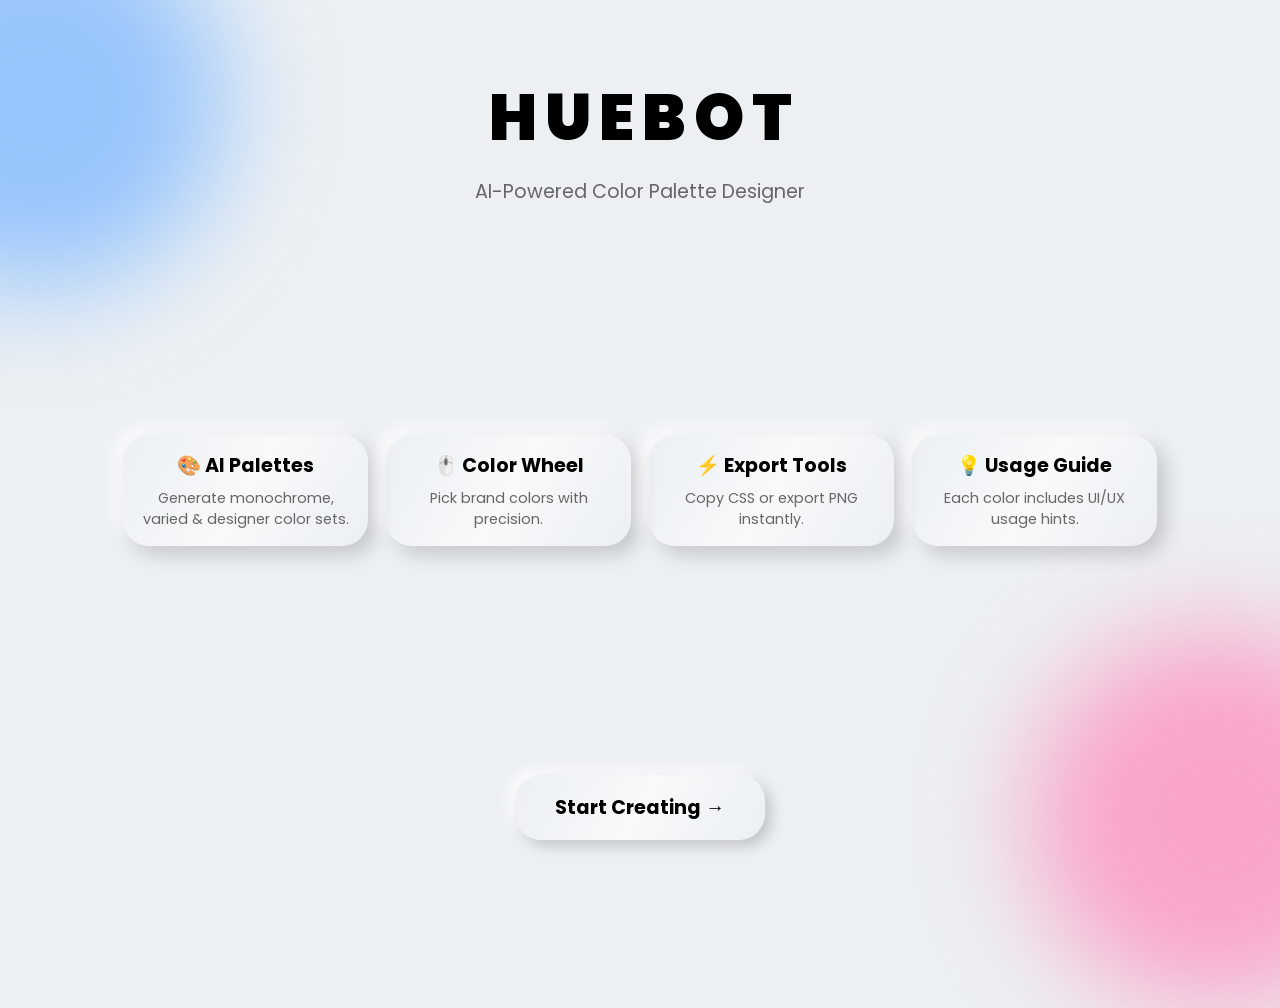
<file: index.html>
<!DOCTYPE html>
<html lang="en">
<head>
  <meta charset="UTF-8">
  <meta name="viewport" content="width=device-width, initial-scale=1.0">
  <title>HueBot – AI Color Palette Assistant</title>

  <!-- FONTS -->
  <link href="https://fonts.googleapis.com/css2?family=Poppins:wght@300;400;600;700;900&display=swap" rel="stylesheet">

  <!-- GSAP -->
  <script src="https://cdnjs.cloudflare.com/ajax/libs/gsap/3.12.2/gsap.min.js"></script>

  <style>
    :root {
      --bg: #ecf0f3;
      --surface: #f7f9fc;
      --text: #111;
      --text-light: #666;
      --accent: #007aff;
      --radius: 26px;
      --shadow-dark: rgba(0, 0, 0, 0.18);
      --shadow-light: rgba(255, 255, 255, 0.85);
    }

    * {
      margin: 0;
      padding: 0;
      box-sizing: border-box;
      font-family: "Poppins", sans-serif;
      scrollbar-width: none;
    }

    body {
      background: var(--bg);
      overflow-x: hidden;
    }

    /* ================= HERO SECTION ================= */

    .landing-container {
      height: 100vh; /* FULL SCREEN — NO SCROLL ON DESKTOP */
      display: flex;
      flex-direction: column;
      justify-content: space-between;
      padding: 50px 20px;
      position: relative;
    }

    /* Floating blobs */
    .blob {
      position: absolute;
      width: 380px;
      height: 380px;
      border-radius: 50%;
      filter: blur(55px);
      opacity: 0.75;
      z-index: -1;
      animation: floatBlobs 6s infinite linear;
    }

    .blob.blue { background: #7ab6ff; top: -10%; left: -12%; }
    .blob.pink { background: #ff8bbd; bottom: -12%; right: -10%; }

    @keyframes floatBlobs {
      0% { transform: translate(0,0) rotate(0); }
      50% { transform: translate(40px, -30px) rotate(160deg); }
      100% { transform: translate(0,0) rotate(360deg); }
    }

    /* Hero Text */
    .hero {
      text-align: center;
      margin-top: 20px;
    }

    /* Animated HUEBOT Logo */
    .logo {
      font-size: 4rem;
      font-weight: 900;
      display: flex;
      justify-content: center;
      gap: 8px;
    }

    .logo span {
      display: inline-block;
      animation: colorChange 1.2s infinite alternate;
    }

    .logo span:nth-child(1){ animation-delay: 0s; }
    .logo span:nth-child(2){ animation-delay: .2s; }
    .logo span:nth-child(3){ animation-delay: .4s; }
    .logo span:nth-child(4){ animation-delay: .6s; }
    .logo span:nth-child(5){ animation-delay: .8s; }
    .logo span:nth-child(6){ animation-delay: 1s; }

    @keyframes colorChange {
      0%   { color: #ff5f91; transform: translateY(0); }
      50%  { color: #4da3ff; transform: translateY(-6px); }
      100% { color: #9b59ff; transform: translateY(0); }
    }

    .subtitle {
      margin-top: 12px;
      font-size: 1.2rem;
      font-weight: 400;
      color: var(--text-light);
    }

    /* ================= FEATURES ================= */

    .features {
      display: grid;
      gap: 18px;
      padding: 10px;
      width: 85%;
      margin: auto;
      grid-template-columns: repeat(4, 1fr); /* STRICT 4-COLUMN DESKTOP */
    }

    .feature-card {
      background: var(--surface);
      padding: 16px;
      text-align: center;
      border-radius: var(--radius);
      box-shadow:
        8px 8px 20px var(--shadow-dark),
        -8px -8px 20px var(--shadow-light);
      transition: 0.3s ease;
      background: linear-gradient(
    120deg,
    transparent,
    rgba(255,255,255,0.6),
    transparent
  );
    }

    .feature-card:hover {
      transform: translateY(-6px);
    }

    .feature-card h3 {
      font-size: 1.2rem;
      margin-bottom: 8px;
      font-weight: 700;
    }

    .feature-card p {
      color: var(--text-light);
      font-size: 0.9rem;
    }

    /* ================= CTA ================= */

    .cta-wrapper {
      text-align: center;
      margin-bottom: 10px;
    }

    .cta-btn {
      padding: 18px 40px;
      border-radius: var(--radius);
      font-size: 1.2rem;
      font-weight: 700;
      background: var(--surface);
      border: none;
      cursor: pointer;
      box-shadow:
        6px 6px 14px var(--shadow-dark),
        -6px -6px 14px var(--shadow-light);
      transition: .25s;
      background: linear-gradient(
    120deg,
    transparent,
    rgba(255,255,255,0.6),
    transparent
  );
    }

    .cta-btn:hover {
      background: linear-gradient(
    120deg,
    transparent,
    rgb(255, 255, 255),
    transparent
  );
    }

    /* ================= RESPONSIVE ================= */

    /* Tablet → 2x2 layout */
    @media (max-width: 1023px) {
      body { overflow-y: auto; }

      .landing-container {
        height: auto;
        padding-bottom: 60px;
      }

      .features {
        grid-template-columns: repeat(2, 1fr);
        margin-top: 20px;
      }
    }

    /* Mobile → stacked */
    @media (max-width: 767px) {
      .logo { font-size: 2.7rem; }

      .features {
        grid-template-columns: 1fr;
        width: 90%;
      }

      .cta-btn {
        width: 90%;
      }
    }
  </style>

</head>

<body>

  <!-- BLOBS -->
  <div class="blob blue"></div>
  <div class="blob pink"></div>

  <div class="landing-container">

    <!-- HERO -->
    <section class="hero">
      <div class="logo">
        <span>H</span><span>U</span><span>E</span><span>B</span><span>O</span><span>T</span>
      </div>
      <p class="subtitle">AI-Powered Color Palette Designer</p>
    </section>

    <!-- FEATURES -->
    <section class="features">

      <div class="feature-card">
        <h3>🎨 AI Palettes</h3>
        <p>Generate monochrome, varied & designer color sets.</p>
      </div>

      <div class="feature-card">
        <h3>🖱️ Color Wheel</h3>
        <p>Pick brand colors with precision.</p>
      </div>

      <div class="feature-card">
        <h3>⚡ Export Tools</h3>
        <p>Copy CSS or export PNG instantly.</p>
      </div>

      <div class="feature-card">
        <h3>💡 Usage Guide</h3>
        <p>Each color includes UI/UX usage hints.</p>
      </div>

    </section>

    <!-- CTA -->
    <div class="cta-wrapper">
      <button class="cta-btn" onclick="window.location.href='app.html'">
        Start Creating →
      </button>
    </div>

  </div>

</body>
</html>
</file>
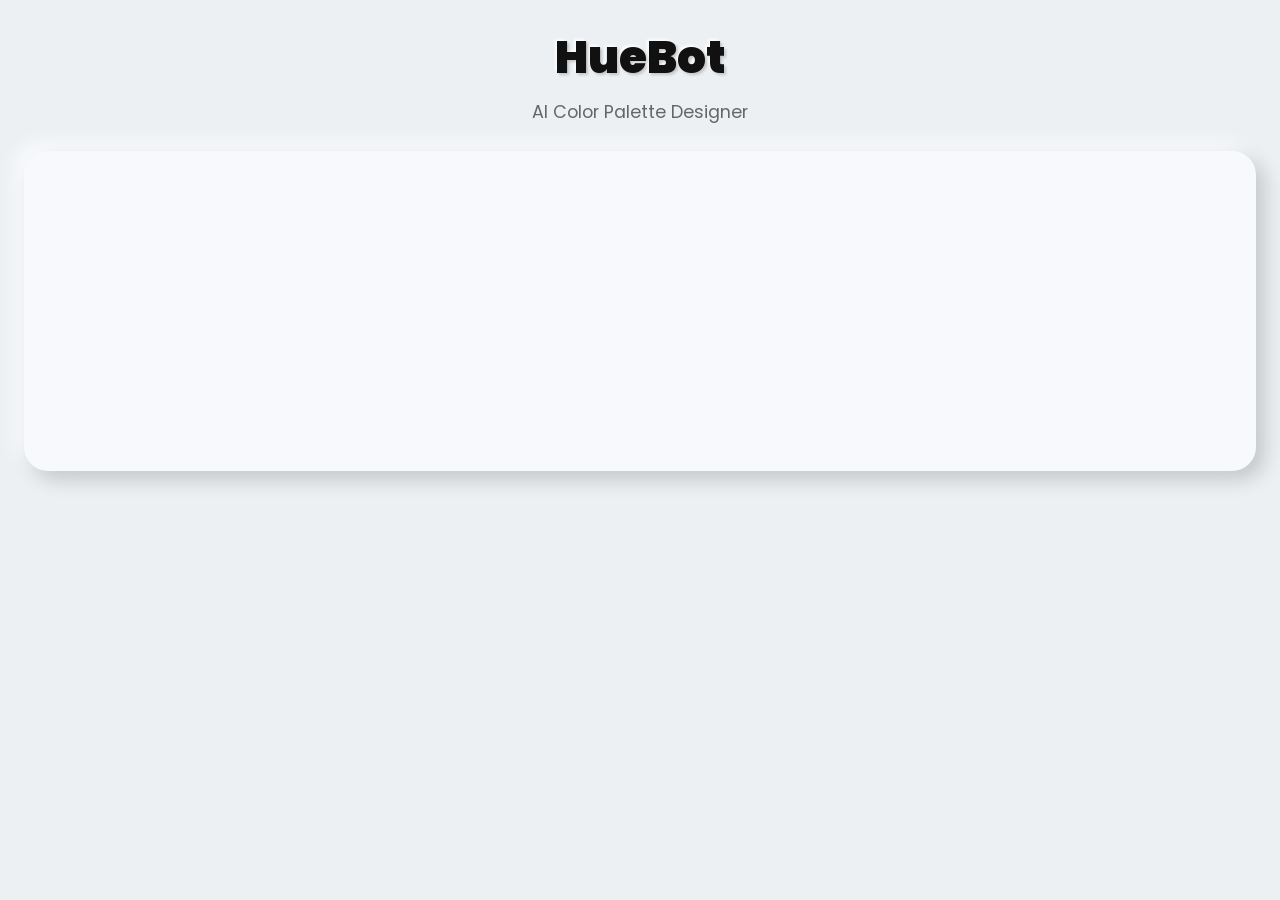
<file: app.html>
<!DOCTYPE html>
<html lang="en">
<head>
  <meta charset="UTF-8" />
  <meta name="viewport" content="width=device-width, initial-scale=1.0" />
  <title>HueBot – AI Color Palette Assistant</title>
  <link rel="stylesheet" href="styles.css" />
</head>

<body>
  <main class="app">

    <!-- HEADER -->
    <header class="app-header">
      <h1 class="title">HueBot</h1>
      <p class="subtitle">AI Color Palette Designer</p>
    </header>

    <!-- CHAT SECTION -->
    <section class="chat-container neu" id="chatSection">
      <div class="chat-messages" id="chatMessages"></div>

      <!-- Typing -->
      <div class="typing-indicator" id="typingIndicator">
        <span></span><span></span><span></span>
      </div>
    </section>
  </main>

  <!-- OPTION MODAL -->
  <div id="optionModalOverlay" class="modal-overlay" hidden></div>
  <div id="optionModal" class="modal neu" hidden>
    <div class="modal-header">
      <h3 id="optionModalTitle">Select an option</h3>
    </div>

    <div id="optionModalBody" class="modal-body"></div>
  </div>

  <!-- COLOR WHEEL MODAL -->
  <div id="colorWheelOverlay" class="modal-overlay" hidden></div>
  <div id="colorWheelModal" class="modal neu" hidden>
    <div class="modal-header">
      <h3 id="colorWheelLabel">Pick a color</h3>
    </div>

    <div class="modal-body color-wheel-body">
      <canvas id="colorWheelCanvas" width="260" height="260"></canvas>
      <div id="selectedColorPreview" class="color-preview-circle"></div>
    </div>

    <div class="modal-footer">
      <button class="btn solid" id="confirmColorBtn">Use this</button>
    </div>
  </div>

  <!-- PALETTE MODAL -->
  <div id="paletteModalOverlay" class="modal-overlay" hidden></div>
  <div id="paletteModal" class="modal neu" hidden>
    <div class="modal-header">
      <h3>🎨 Your Palette</h3>
    </div>

    <div class="modal-body">
      <div id="paletteModalGrid" class="palette-grid"></div>
    </div>

    <div class="modal-footer">
      <button class="btn outline" id="modalCopyCss">Copy CSS</button>
      <button class="btn outline" id="modalDownloadPng">PNG</button>
      <button class="btn solid" id="modalRegenerate">New Palette</button>
    </div>
  </div>

  <!-- Scripts -->
  <script type="module">
    import { initUi } from "./js/ui.js";
    import { initChatbot } from "./js/chatbot.js";

      window.addEventListener("load", () => {
  initUi();

  // Wait 3 seconds before starting the chatbot
  setTimeout(() => {
    initChatbot();
  }, 3000); 
});
    
  </script>
</body>
</html>
</file>
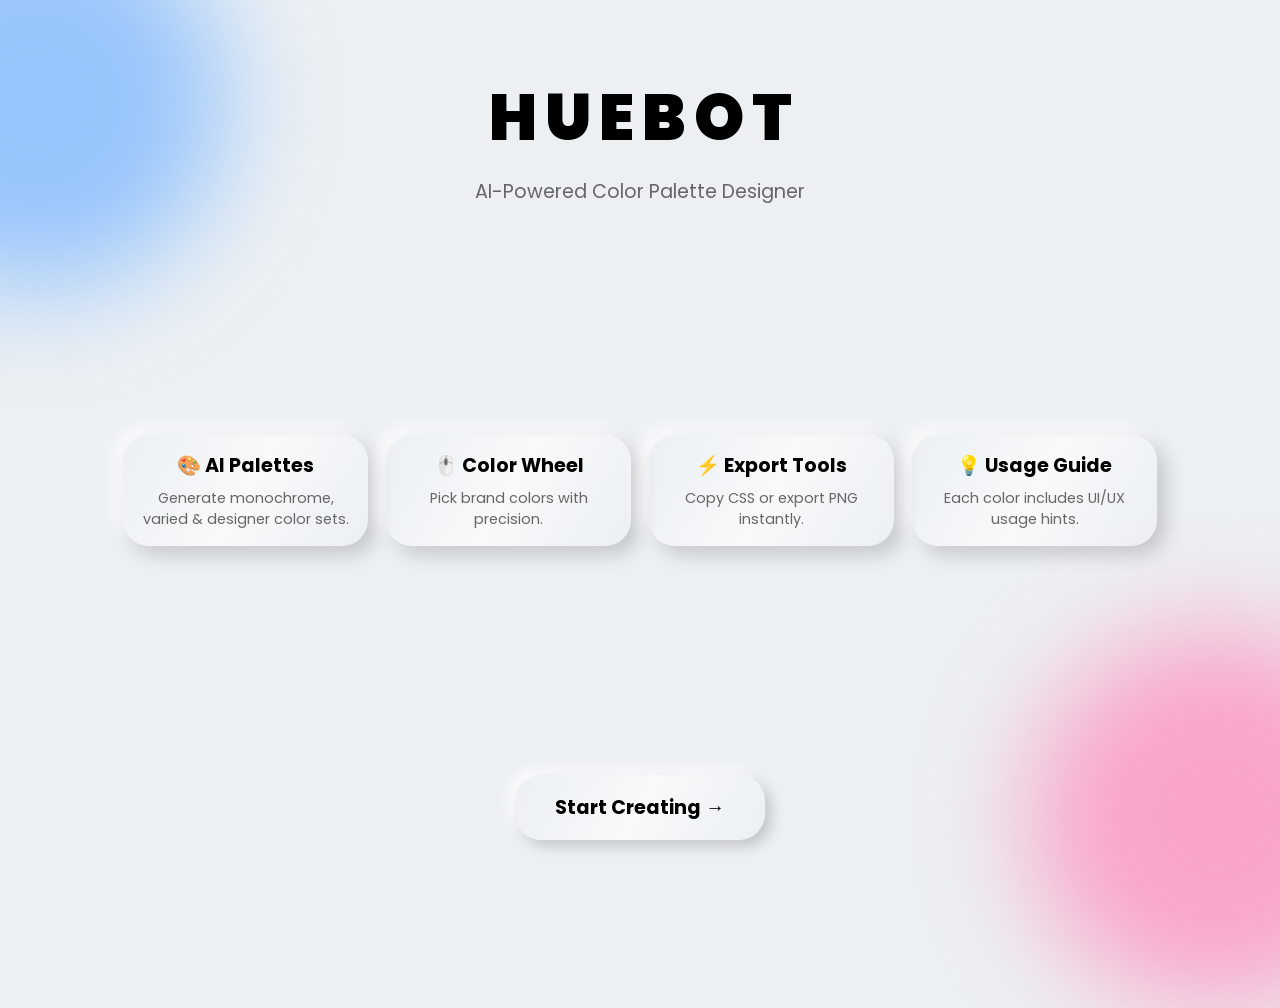
<file: huebot.html>
<!DOCTYPE html>
<html lang="en">
<head>
  <meta charset="UTF-8">
  <meta name="viewport" content="width=device-width, initial-scale=1.0">
  <title>HueBot – AI Color Palette Assistant</title>

  <!-- FONTS -->
  <link href="https://fonts.googleapis.com/css2?family=Poppins:wght@300;400;600;700;900&display=swap" rel="stylesheet">

  <!-- GSAP -->
  <script src="https://cdnjs.cloudflare.com/ajax/libs/gsap/3.12.2/gsap.min.js"></script>

  <style>
    :root {
      --bg: #ecf0f3;
      --surface: #f7f9fc;
      --text: #111;
      --text-light: #666;
      --accent: #007aff;
      --radius: 26px;
      --shadow-dark: rgba(0, 0, 0, 0.18);
      --shadow-light: rgba(255, 255, 255, 0.85);
    }

    * {
      margin: 0;
      padding: 0;
      box-sizing: border-box;
      font-family: "Poppins", sans-serif;
      scrollbar-width: none;
    }

    body {
      background: var(--bg);
      overflow-x: hidden;
    }

    /* ================= HERO SECTION ================= */

    .landing-container {
      height: 100vh; /* FULL SCREEN — NO SCROLL ON DESKTOP */
      display: flex;
      flex-direction: column;
      justify-content: space-between;
      padding: 50px 20px;
      position: relative;
    }

    /* Floating blobs */
    .blob {
      position: absolute;
      width: 380px;
      height: 380px;
      border-radius: 50%;
      filter: blur(55px);
      opacity: 0.75;
      z-index: -1;
      animation: floatBlobs 6s infinite linear;
    }

    .blob.blue { background: #7ab6ff; top: -10%; left: -12%; }
    .blob.pink { background: #ff8bbd; bottom: -12%; right: -10%; }

    @keyframes floatBlobs {
      0% { transform: translate(0,0) rotate(0); }
      50% { transform: translate(40px, -30px) rotate(160deg); }
      100% { transform: translate(0,0) rotate(360deg); }
    }

    /* Hero Text */
    .hero {
      text-align: center;
      margin-top: 20px;
    }

    /* Animated HUEBOT Logo */
    .logo {
      font-size: 4rem;
      font-weight: 900;
      display: flex;
      justify-content: center;
      gap: 8px;
    }

    .logo span {
      display: inline-block;
      animation: colorChange 1.2s infinite alternate;
    }

    .logo span:nth-child(1){ animation-delay: 0s; }
    .logo span:nth-child(2){ animation-delay: .2s; }
    .logo span:nth-child(3){ animation-delay: .4s; }
    .logo span:nth-child(4){ animation-delay: .6s; }
    .logo span:nth-child(5){ animation-delay: .8s; }
    .logo span:nth-child(6){ animation-delay: 1s; }

    @keyframes colorChange {
      0%   { color: #ff5f91; transform: translateY(0); }
      50%  { color: #4da3ff; transform: translateY(-6px); }
      100% { color: #9b59ff; transform: translateY(0); }
    }

    .subtitle {
      margin-top: 12px;
      font-size: 1.2rem;
      font-weight: 400;
      color: var(--text-light);
    }

    /* ================= FEATURES ================= */

    .features {
      display: grid;
      gap: 18px;
      padding: 10px;
      width: 85%;
      margin: auto;
      grid-template-columns: repeat(4, 1fr); /* STRICT 4-COLUMN DESKTOP */
    }

    .feature-card {
      background: var(--surface);
      padding: 16px;
      text-align: center;
      border-radius: var(--radius);
      box-shadow:
        8px 8px 20px var(--shadow-dark),
        -8px -8px 20px var(--shadow-light);
      transition: 0.3s ease;
      background: linear-gradient(
    120deg,
    transparent,
    rgba(255,255,255,0.6),
    transparent
  );
    }

    .feature-card:hover {
      transform: translateY(-6px);
    }

    .feature-card h3 {
      font-size: 1.2rem;
      margin-bottom: 8px;
      font-weight: 700;
    }

    .feature-card p {
      color: var(--text-light);
      font-size: 0.9rem;
    }

    /* ================= CTA ================= */

    .cta-wrapper {
      text-align: center;
      margin-bottom: 10px;
    }

    .cta-btn {
      padding: 18px 40px;
      border-radius: var(--radius);
      font-size: 1.2rem;
      font-weight: 700;
      background: var(--surface);
      border: none;
      cursor: pointer;
      box-shadow:
        6px 6px 14px var(--shadow-dark),
        -6px -6px 14px var(--shadow-light);
      transition: .25s;
      background: linear-gradient(
    120deg,
    transparent,
    rgba(255,255,255,0.6),
    transparent
  );
    }

    .cta-btn:hover {
      background: linear-gradient(
    120deg,
    transparent,
    rgb(255, 255, 255),
    transparent
  );
    }

    /* ================= RESPONSIVE ================= */

    /* Tablet → 2x2 layout */
    @media (max-width: 1023px) {
      body { overflow-y: auto; }

      .landing-container {
        height: auto;
        padding-bottom: 60px;
      }

      .features {
        grid-template-columns: repeat(2, 1fr);
        margin-top: 20px;
      }
    }

    /* Mobile → stacked */
    @media (max-width: 767px) {
      .logo { font-size: 2.7rem; }

      .features {
        grid-template-columns: 1fr;
        width: 90%;
      }

      .cta-btn {
        width: 90%;
      }
    }
  </style>

</head>

<body>

  <!-- BLOBS -->
  <div class="blob blue"></div>
  <div class="blob pink"></div>

  <div class="landing-container">

    <!-- HERO -->
    <section class="hero">
      <div class="logo">
        <span>H</span><span>U</span><span>E</span><span>B</span><span>O</span><span>T</span>
      </div>
      <p class="subtitle">AI-Powered Color Palette Designer</p>
    </section>

    <!-- FEATURES -->
    <section class="features">

      <div class="feature-card">
        <h3>🎨 AI Palettes</h3>
        <p>Generate monochrome, varied & designer color sets.</p>
      </div>

      <div class="feature-card">
        <h3>🖱️ Color Wheel</h3>
        <p>Pick brand colors with precision.</p>
      </div>

      <div class="feature-card">
        <h3>⚡ Export Tools</h3>
        <p>Copy CSS or export PNG instantly.</p>
      </div>

      <div class="feature-card">
        <h3>💡 Usage Guide</h3>
        <p>Each color includes UI/UX usage hints.</p>
      </div>

    </section>

    <!-- CTA -->
    <div class="cta-wrapper">
      <button class="cta-btn" onclick="window.location.href='../index.html'">
        Start Creating →
      </button>
    </div>

  </div>

</body>
</html>
</file>
<file: styles.css>
@import url('https://fonts.googleapis.com/css2?family=Abril+Fatface&family=Lobster&family=Montserrat:ital,wght@0,100..900;1,100..900&family=Poppins:ital,wght@0,100;0,200;0,300;0,400;0,500;0,600;0,700;0,800;0,900;1,100;1,200;1,300;1,400;1,500;1,600;1,700;1,800;1,900&family=Raleway:ital,wght@0,100..900;1,100..900&display=swap');
/* ----------------------------------------------------
   ROOT VARIABLES — Soft White Neumorphism Theme
---------------------------------------------------- */
:root {
  --bg: #ecf0f3;
  --surface: #f7f9fc;
  --surface-raised: #ffffff;

  --text-primary: #111;
  --text-secondary: #666;

  --accent: #007aff;

  --radius-lg: 24px;
  --radius-md: 16px;
  --radius-sm: 10px;

  --shadow-dark: rgba(0, 0, 0, 0.18);
  --shadow-light: rgba(255, 255, 255, 0.85);

  --transition: 0.25s ease;
  --fast: 0.15s ease;
}

/* ----------------------------------------------------
   GLOBAL
---------------------------------------------------- */
* {
  margin: 0;
  padding: 0;
  box-sizing: border-box;
}

body {
  font-family: "poppins", -apple-system, BlinkMacSystemFont, Segoe UI, Roboto;
  background: var(--bg);
  min-height: 100vh;
  padding: 24px;
  color: var(--text-primary);
}

.neu {
  background: var(--surface);
  box-shadow:
    8px 8px 20px var(--shadow-dark),
    -8px -8px 20px var(--shadow-light);
  border-radius: var(--radius-lg);
}

.neu-raised {
  background: var(--surface-raised);
  box-shadow:
    6px 6px 16px var(--shadow-dark),
    -6px -6px 16px var(--shadow-light);
  border-radius: var(--radius-lg);
}

/* ----------------------------------------------------
   HEADER
---------------------------------------------------- */
.title {
  text-align: center;
  font-size: clamp(2.3rem, 5vw, 2.8rem);
  font-weight: 900;
  margin-bottom: 8px;
  text-shadow:
    2px 2px 3px var(--shadow-dark),
    -2px -2px 3px var(--shadow-light);
}

.subtitle {
  text-align: center;
  color: var(--text-secondary);
  font-size: 1.1rem;
  margin-bottom: 26px;
}

/* ----------------------------------------------------
   CHAT SECTION
---------------------------------------------------- */
.chat-container {
  padding-bottom: 20px;
  animation: fadeIn 0.4s ease;
}

.chat-messages {
  padding: 24px;
  min-height: 300px;
  max-height: 550px;
  overflow-y: auto;
  display: flex;
  flex-direction: column;
  gap: 16px;
}

/* Chat bubble */
.message {
  padding: 16px 22px;
  border-radius: var(--radius-lg);
  max-width: 85%;
  line-height: 1.6;
  animation: slideUp 0.25s ease;
}

/* Bot bubble */
.message.bot {
  background: var(--surface);
  color: var(--text-primary);
  box-shadow:
    4px 4px 10px var(--shadow-dark),
    -4px -4px 10px var(--shadow-light);
}

/* User bubble */
.message.user {
  margin-left: auto;
  background: var(--accent);
  color: #fff;
  box-shadow:
    4px 4px 12px rgba(0, 122, 255, 0.5),
    -4px -4px 12px rgba(255, 255, 255, 0.6);
  border-bottom-right-radius: 10px;
}

/* Typing indicator */
.typing-indicator {
  padding-left: 24px;
  gap: 8px;
  display: none;
}

.typing-indicator span {
  width: 9px;
  height: 9px;
  background: var(--text-secondary);
  border-radius: 50%;
  animation: blink 1.4s infinite;
}

.typing-indicator span:nth-child(2) {
  animation-delay: 0.2s;
}

.typing-indicator span:nth-child(3) {
  animation-delay: 0.4s;
}

/* ----------------------------------------------------
   MODALS
---------------------------------------------------- */
.modal-overlay {
  position: fixed;
  inset: 0;
  background: rgba(0, 0, 0, 0.25);
  backdrop-filter: blur(4px);
  z-index: 90;
  opacity: 0;
  transition: var(--transition);
}

.modal-overlay.show {
  opacity: 1;
}

/* ==========================================================
   PALETTE MODAL (NO SCROLLBARS + RESPONSIVE GRID)
========================================================== */

#paletteModal {
  max-height: 92vh;              /* Fit within viewport */
  scrollbar-width: none;
}

#paletteModal .modal-body {
  padding: 20px;
  overflow: hidden;              /* Prevent inner scrollbars */
}

/* Responsive auto-fit grid */
.palette-grid {
  display: grid;
  gap: 20px;
  grid-template-columns: repeat(auto-fit, minmax(170px, 1fr));
  justify-items: center;
  align-items: stretch;
  width: 100%;
  padding-bottom: 10px;
}

/* Each swatch auto scales */
.palette-swatch {
  width: 100%;
  max-width: 200px;
  border-radius: var(--radius-lg);
}

/* Ensure tall palettes still fit by shrinking slightly */
@media (max-height: 760px) {
  .palette-swatch {
    transform: scale(0.93);
  }
}

@media (max-height: 680px) {
  .palette-swatch {
    transform: scale(0.86);
  }
}

@media (max-height: 600px) {
  .palette-swatch {
    transform: scale(0.78);
  }
}

.modal {
  position: fixed;
  top: 50%;
  left: 50%;
  width: min(480px, 92%);
  padding: 26px;
  transform: translate(-50%, -50%) scale(0.85);
  opacity: 0;
  transition: var(--transition);
  z-index: 100;
  max-height: 85vh;       /* Prevent modal from growing beyond viewport */
  overflow-y: auto;       /* Enable scrolling inside modal */
}

.modal.show {
  opacity: 1;
  transform: translate(-50%, -50%) scale(1);
}

.modal-header h3 {
  text-align: center;
  font-size: 1.9rem;
  margin-bottom: 18px;
  font-family: Lobster;
}

/* Option buttons */
#optionModalBody {
  display: flex;
  flex-direction: column;
  gap: 12px;
}

.option-btn {
  padding: 14px;
  text-align: center;
  font-weight: 600;
  border-radius: var(--radius-md);
  background: var(--surface);
  cursor: pointer;
  box-shadow:
    4px 4px 12px var(--shadow-dark),
    -4px -4px 12px var(--shadow-light);
  transition: var(--transition);
}

.option-btn:hover {
  transform: translateY(-4px);
}

/* ----------------------------------------------------
   COLOR WHEEL
---------------------------------------------------- */
.color-wheel-body {
  display: flex;
  flex-direction: column;
  align-items: center;
  gap: 18px;
}

#colorWheelCanvas {
  border-radius: 50%;
  cursor: crosshair;
  box-shadow:
    6px 6px 14px var(--shadow-dark),
    -6px -6px 14px var(--shadow-light);
}

.color-preview-circle {
  width: 58px;
  height: 58px;
  border-radius: 50%;
  box-shadow:
    4px 4px 10px var(--shadow-dark),
    -4px -4px 10px var(--shadow-light);
}

/* ----------------------------------------------------
   PALETTE MODAL
---------------------------------------------------- */
#paletteModalGrid {
  margin-top: 10px;
}

.palette-grid {
  display: grid;
  grid-template-columns: repeat(auto-fit, minmax(150px, 1fr));
  gap: 18px;
}

.palette-swatch {
  border-radius: var(--radius-lg);
  overflow: hidden;
  background: var(--surface-raised);
  transition: var(--transition);
  box-shadow: 1px 1px 10px #666;
  position: relative;
  text-align: center;
}

.palette-swatch:hover{
  filter: drop-shadow(0px 2px 3px silver);
}

.palette-swatch-color {
  height: 110px;
  position: relative;
}

.palette-swatch-color::after {
  content: "";
  position: absolute;
  top: -80%;
  left: -80%;
  width: 160%;
  height: 160%;
  background: linear-gradient(
    135deg,
    transparent 40%,
    rgba(255, 255, 255, 0.45) 50%,
    transparent 60%
  );
  transform: rotate(25deg);
  transition: 0.7s;
}


.palette-swatch:hover .palette-swatch-color::after {
  top: 120%;
  left: 120%;
}

/* Copy */
.palette-swatch-copy {
  position: absolute;
  top: 12px;
  right: 12px;
  padding: 6px 12px;
  background: rgba(255, 255, 255, 0.85);
  border-radius: var(--radius-sm);
  font-size: 0.8rem;
  cursor: pointer;
  opacity: 0;
  transition: var(--fast);
}

.palette-swatch:hover .palette-swatch-copy {
  opacity: 1;
  transform: scale(1.05);
}

.palette-swatch-label {
  padding: 14px;
  text-align: center;
  font-weight: 600;
}

.palette-swatch-code {
  padding: 10px 14px;
  font-size: 0.8rem;
  color: var(--text-secondary);
  font-family: monospace;
  margin-bottom: 6px;
}

.palette-swatch-usage {
  padding: 0 14px 14px;
  text-align: center;
  font-size: 0.8rem;
  color: var(--text-secondary);
}

/* ----------------------------------------------------
   BUTTONS
---------------------------------------------------- */
.btn {
  padding: 12px 24px;
  border-radius: var(--radius-md);
  font-weight: 600;
  cursor: pointer;
  border: none;
  transition: var(--transition);
  background: var(--surface-raised);
  box-shadow:
    6px 6px 12px var(--shadow-dark),
    -6px -6px 12px var(--shadow-light);
}

.btn:active {
  transform: scale(0.96);
}

.btn.solid {
  background: var(--accent);
  color: #fff;
  box-shadow:
    4px 4px 14px rgba(0, 122, 255, 0.45),
    -4px -4px 14px rgba(255, 255, 255, 0.6);
}

.btn.outline {
  background: var(--surface);
  border: 2px solid var(--accent);
  color: var(--accent);
}

/* ----------------------------------------------------
   ANIMATIONS
---------------------------------------------------- */
@keyframes fadeIn {
  from {
    opacity: 0;
    transform: translateY(14px);
  }
  to {
    opacity: 1;
    transform: translateY(0);
  }
}

@keyframes slideUp {
  from {
    opacity: 0;
    transform: translateY(12px);
  }
  to {
    opacity: 1;
    transform: translateY(0);
  }
}

@keyframes blink {
  0%,
  100% {
    opacity: 0.4;
  }
  50% {
    opacity: 1;
  }
}

/* ----------------------------------------------------
   RESPONSIVE
---------------------------------------------------- */
@media (max-width: 600px) {
  body {
    padding: 12px;
  }

  .palette-grid {
    grid-template-columns: repeat(auto-fit, minmax(130px, 1fr));
    grid-auto-rows: minmax(180px, auto);
  }
}

@media (max-width: 400px) {
  .palette-grid {
    grid-template-columns: repeat(auto-fit, minmax(115px, 1fr));
  }
}

/* Shine hover for footer buttons */
.modal-footer{
  display: flex;
  flex-direction: row;
  gap: 1em;
  justify-content: center;
  align-items: center;
}
.modal-footer .btn {
  background:#ecf0f3 !important;
  border: none !important;
  box-shadow: none !important;
  position: relative;
  overflow: hidden;
  color: black;
  margin-top: 16px;
 }

.modal-footer .btn::before {
  content: "";
  position: absolute;
  top: 0;
  left: -120%;
  width: 130%;
  height: 100%;
  background: linear-gradient(
    120deg,
    transparent,
    rgba(255,255,255,0.6),
    transparent
  );
  transform: skewX(20deg);
  transition: 0.6s ease;
}

.modal-footer .btn:hover::before {
  left: 120%;
}

.modal-footer .btn:hover {
  transform: translateY(-2px);
}
</file>
